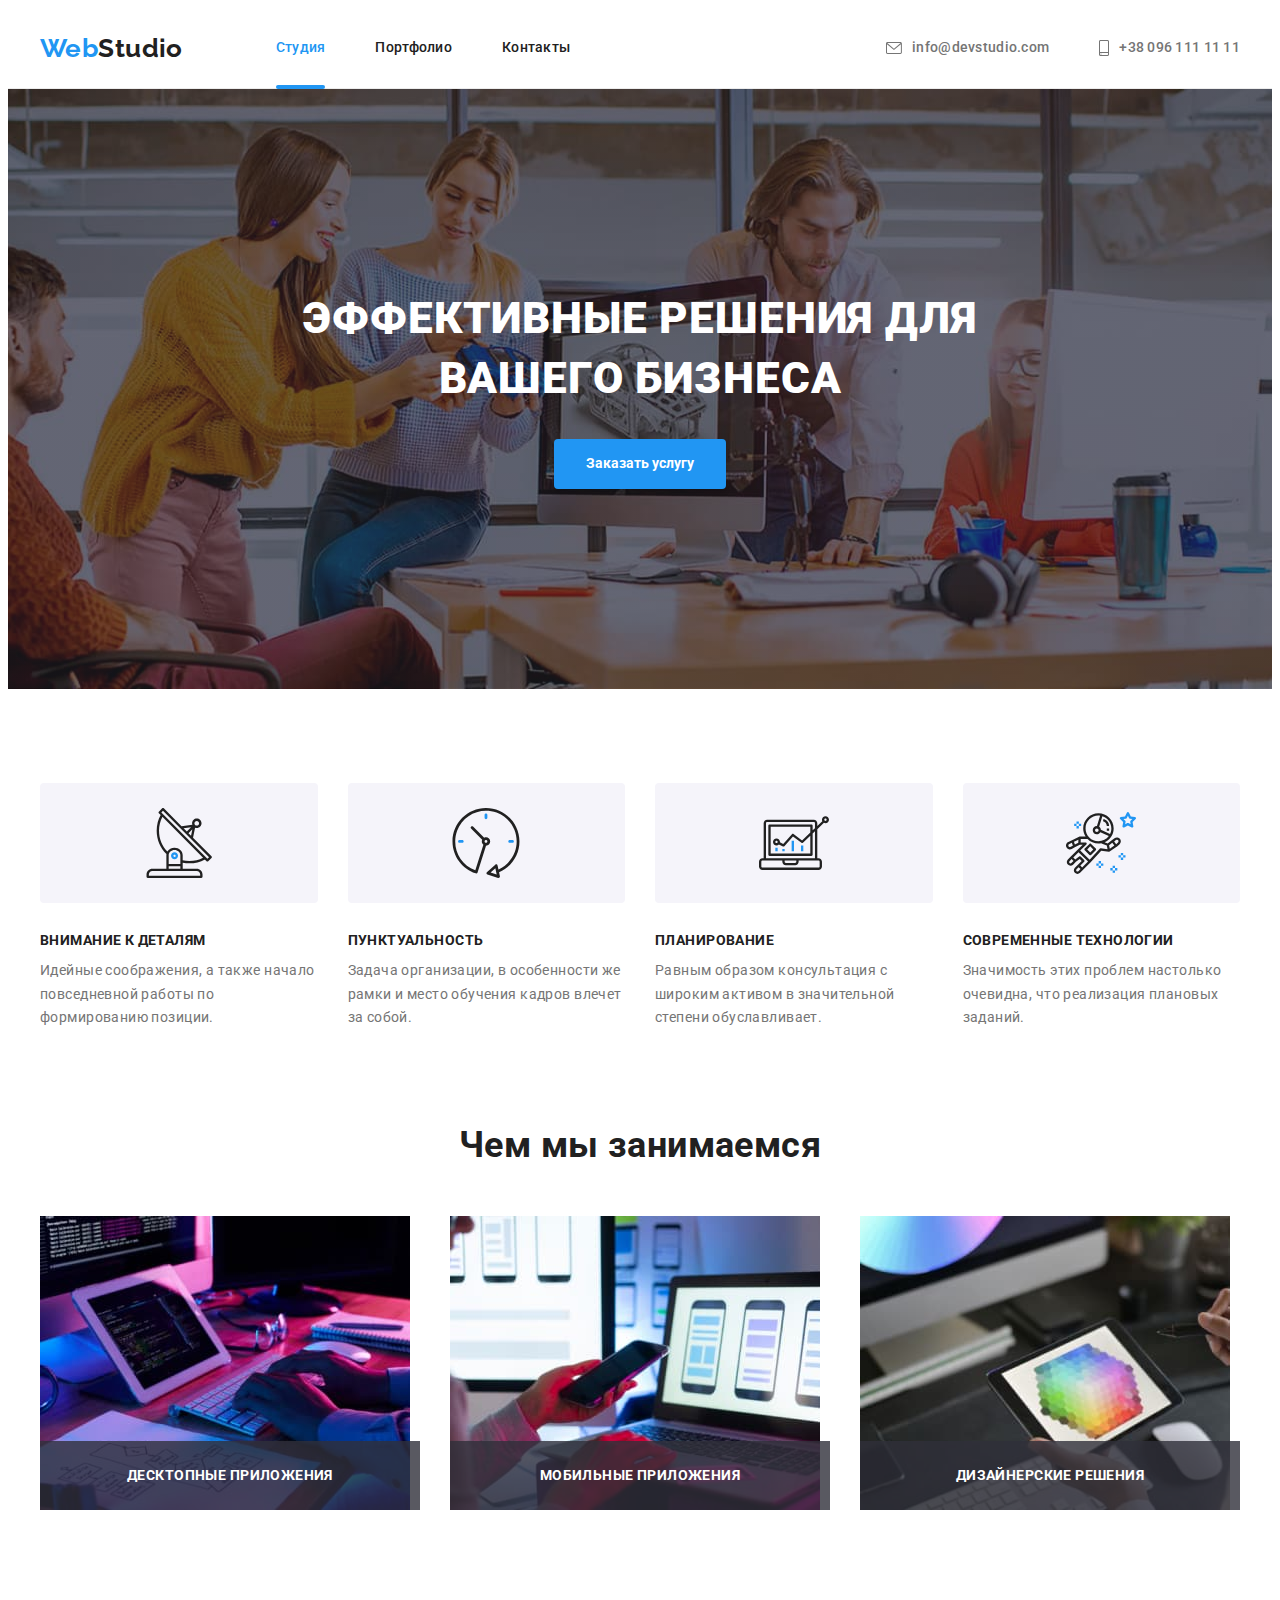
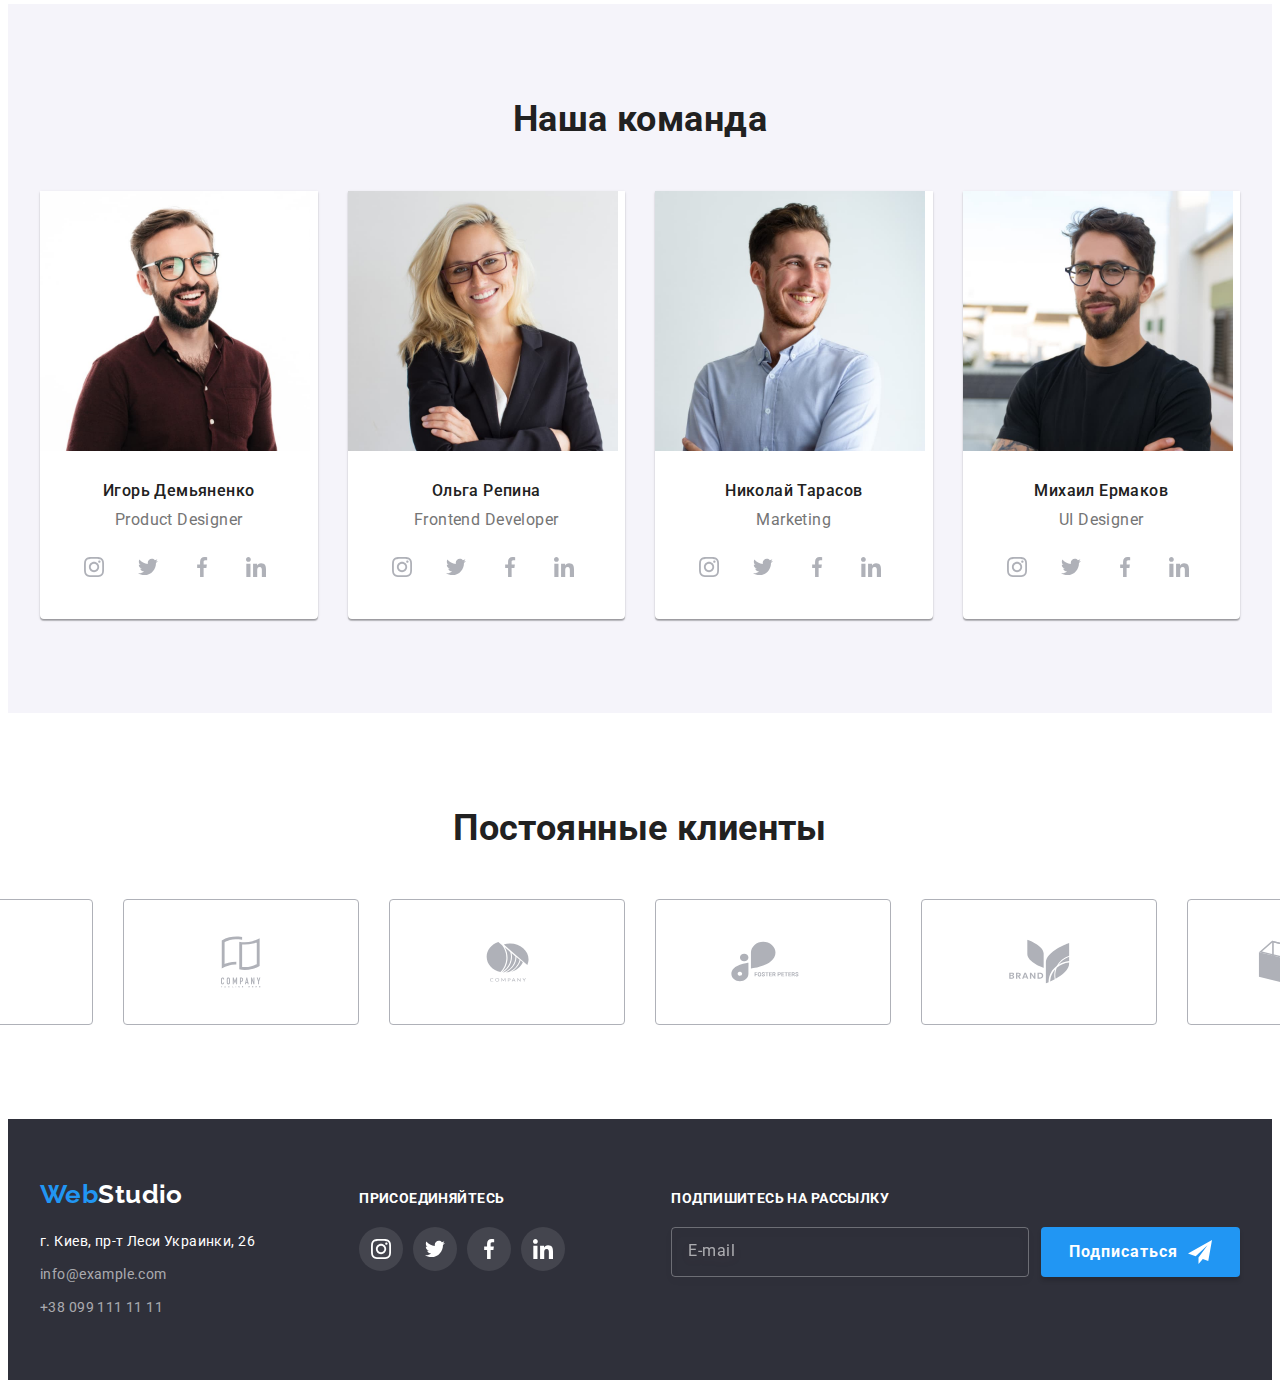
<file: index.html>
<!DOCTYPE html>
<html lang="ru">

<head>
    <meta charset="UTF-8">
    <meta http-equiv="X-UA-Compatible" content="IE=edge">
    <meta name="viewport" content="width=device-width, initial-scale=1.0">
    <title>Web Studio</title>
    <link rel="stylesheet" href="https://cdnjs.cloudflare.com/ajax/libs/modern-normalize/1.1.0/modern-normalize.min.css"
        integrity="sha512-wpPYUAdjBVSE4KJnH1VR1HeZfpl1ub8YT/NKx4PuQ5NmX2tKuGu6U/JRp5y+Y8XG2tV+wKQpNHVUX03MfMFn9Q=="
        crossorigin="anonymous" referrerpolicy="no-referrer" />
    <link rel="preconnect" href="https://fonts.gstatic.com">
    <link href="https://fonts.googleapis.com/css2?family=Raleway:wght@700&family=Roboto:wght@400;500;700;900&display=swap"
        rel="stylesheet">
    <link rel="stylesheet" href="./css/main.min.css">
</head>

<body>

    <header class="header">
        <div class="conteiner header__conteiner">
            <nav class="navigation">
                <a href="./index.html" lang="en" class="logo link"><span class="logo--color">Web</span>Studio</a>
                <ul class="menu list">
                    <li class="menu__item"><a href="./index.html" class="menu__link menu__link--active link">Студия</a></li>
                    <li class="menu__item"><a href="./portfolio.html" class="menu__link link">Портфолио</a></li>
                    <li class="menu__item"><a href="" class="menu__link link">Контакты</a></li>
                </ul>
            </nav>
            <ul class="contact list">
                <li class="contact__item">
                    <a href="mailto:info@devstudio.com" class="contact__link link">
                        <svg class="contact__icon" width="16" height="12">
                            <use href="./images/icons.svg#icon-envelope"></use>
                        </svg>
                    info@devstudio.com</a>
                </li>
                <li class="contact__item">
                    <a href="tel:+380961111111" class="contact__link link">
                        <svg class="contact__icon" width="10" height="16">
                            <use href="./images/icons.svg#icon-smartphone"></use>
                        </svg>
                    +38 096 111 11 11</a>
                </li>
            </ul>
        </div>
    </header>

    <main>

        <!--HERO-->
        <section class="hero">
            <div class="conteiner">
                <h1 class="hero__title">
                        Эффективные решения для вашего бизнеса
                </h1>
                <button type="button" class="hero__btn button" data-modal-open>Заказать услугу</button>
            </div>
        </section>

        <!--FEATURE-->
        <section class="feature section">
            <div class="conteiner">
                <h2 hidden>Особенности</h2>
                <ul class="feature-list list">
                    <li class="feature-list__item">
                        <div class="feature-list__icon--fon">
                            <svg class="feature-list__icon">
                                <use href="./images/icons.svg#icon-details"></use>
                            </svg>
                        </div>
                        <h3 class="feature-list__subtitle subtitle">Внимание к деталям</h3>
                        <p class="feature-list__text">Идейные соображения, а также начало повседневной работы по формированию позиции.</p>
                    </li>
                    <li class="feature-list__item">
                        <div class="feature-list__icon--fon">
                            <svg class="feature-list__icon">
                                <use href="./images/icons.svg#icon-clock"></use>
                            </svg>
                        </div>
                        <h3 class="feature-list__subtitle subtitle">Пунктуальность</h3>
                        <p class="feature-list__text">Задача организации, в особенности же рамки и место обучения кадров влечет за собой.</p>
                    </li>
                    <li class="feature-list__item">
                        <div class="feature-list__icon--fon">
                            <svg class="feature-list__icon">
                                <use href="./images/icons.svg#icon-diagram"></use>
                            </svg>
                        </div>
                        <h3 class="feature-list__subtitle subtitle">Планирование</h3>
                        <p class="feature-list__text">Равным образом консультация с широким активом в значительной степени обуславливает.</p>
                    </li>
                    <li class="feature-list__item">
                        <div class="feature-list__icon--fon">
                            <svg class="feature-list__icon">
                                <use href="./images/icons.svg#icon-astronaut"></use>
                            </svg>
                        </div>
                        <h3 class="feature-list__subtitle subtitle">Современные технологии</h3>
                        <p class="feature-list__text">Значимость этих проблем настолько очевидна, что реализация плановых заданий.</p>
                    </li>
                </ul>
            </div>
        </section>

        <!--PROJECT-->
        <section class="project section">
            <div class="conteiner">
                <h2 class="title">Чем мы занимаемся</h2>
                <ul class="project-list list">
                    <li class="project-list__item">
                        <img src="./images/project/project1.jpg" alt="Робота команды на ПК" width="370" height="294"
                            class="project-list__image">
                        <h3 class="project-list__subtitle subtitle">Десктопные приложения</h3>
                        </li>
                    <li class="project-list__item">
                        <img src="./images/project/project2.jpg" alt="Робота команды с телефоном" width="370" height="294"
                            class="project-list__image">
                        <h3 class="project-list__subtitle subtitle">Мобильные приложения</h3>
                    </li>
                    <li class="project-list__item">
                        <img src="./images/project/project3.jpg" alt="Робота команды на планшете" width="370" height="294"
                            class="project-list__image">
                        <h3 class="project-list__subtitle subtitle">Дизайнерские решения</h3>
                    </li>
                </ul>
            </div>
        </section>

        <!--TEAM-->
        <section class="team-section section">
            <div class="conteiner">
                <h2 class="title">Наша команда</h2>
                <ul class="list team-list">
                    <li class="team-list-item">
                        <img src="./images/team/igor-demyanenko.jpg" alt="Игорь Демьяненко" width="270" height="260" class="team-pic">
                        <div class="description-team">
                            <h3 class="team-subtitle text">Игорь Демьяненко</h3>
                            <p class="team-desc text" lang="en">Product Designer</p>
                            <ul class="social-list">
                                <li class="social-list__item">
                                    <a href="" class="social-list__link link">
                                        <svg class="social-list__icon" width="20" height="20">
                                            <use href="./images/icons.svg#icon-instagram"></use>
                                        </svg>
                                    </a>
                                </li>
                                <li class="social-list__item">
                                    <a href="" class="social-list__link link">
                                        <svg class="social-list__icon" width="20" height="20">
                                            <use href="./images/icons.svg#icon-twitter"></use>
                                        </svg>
                                    </a>
                                </li>
                                <li class="social-list__item">
                                    <a href="" class="social-list__link link">
                                        <svg class="social-list__icon" width="20" height="20">
                                            <use href="./images/icons.svg#icon-facebook"></use>
                                        </svg>
                                    </a>
                                </li>
                                <li class="social-list__item">
                                    <a href="" class="social-list__link link">
                                        <svg class="social-list__icon" width="20" height="20">
                                            <use href="./images/icons.svg#icon-linkedin"></use>
                                        </svg>
                                    </a>
                                </li>
                            </ul>
                        </div>
                    </li>
                    <li class="team-list-item">
                        <img src="./images/team/olga-repina.jpg" alt="Ольга Репина" width="270" height="260" class="team-pic">
                        <div class="description-team">
                            <h3 class="team-subtitle text">Ольга Репина</h3>
                            <p class="team-desc text" lang="en">Frontend Developer</p>
                            <ul class="social-list">
                                <li class="social-list__item">
                                    <a href="" class="social-list__link link">
                                        <svg class="social-list__icon" width="20" height="20">
                                            <use href="./images/icons.svg#icon-instagram"></use>
                                        </svg>
                                    </a>
                                </li>
                                <li class="social-list__item">
                                    <a href="" class="social-list__link link">
                                        <svg class="social-list__icon" width="20" height="20">
                                            <use href="./images/icons.svg#icon-twitter"></use>
                                        </svg>
                                    </a>
                                </li>
                                <li class="social-list__item">
                                    <a href="" class="social-list__link link">
                                        <svg class="social-list__icon" width="20" height="20">
                                            <use href="./images/icons.svg#icon-facebook"></use>
                                        </svg>
                                    </a>
                                </li>
                                <li class="social-list__item">
                                    <a href="" class="social-list__link link">
                                        <svg class="social-list__icon" width="20" height="20">
                                            <use href="./images/icons.svg#icon-linkedin"></use>
                                        </svg>
                                    </a>
                                </li>
                            </ul>
                        </div>
                    </li>
                    <li class="team-list-item">
                        <img src="./images/team/nikolay-tarasov.jpg" alt="Николай Тарасов" width="270" height="260" class="team-pic">
                            <div class="description-team">
                            <h3 class="team-subtitle text">Николай Тарасов</h3>
                            <p class="team-desc text" lang="en">Marketing</p>
                            <ul class="social-list">
                                <li class="social-list__item">
                                    <a href="" class="social-list__link link">
                                        <svg class="social-list__icon" width="20" height="20">
                                            <use href="./images/icons.svg#icon-instagram"></use>
                                        </svg>
                                    </a>
                                </li>
                                <li class="social-list__item">
                                    <a href="" class="social-list__link link">
                                        <svg class="social-list__icon" width="20" height="20">
                                            <use href="./images/icons.svg#icon-twitter"></use>
                                        </svg>
                                    </a>
                                </li>
                                <li class="social-list__item">
                                    <a href="" class="social-list__link link">
                                        <svg class="social-list__icon" width="20" height="20">
                                            <use href="./images/icons.svg#icon-facebook"></use>
                                        </svg>
                                    </a>
                                </li>
                                <li class="social-list__item">
                                    <a href="" class="social-list__link link">
                                        <svg class="social-list__icon" width="20" height="20">
                                            <use href="./images/icons.svg#icon-linkedin"></use>
                                        </svg>
                                    </a>
                                </li>
                            </ul>
                        </div>
                    </li>
                    <li class="team-list-item">
                        <img src="./images/team/mikhail-ermakov.jpg" alt="Михаил Ермаков" width="270" height="260" class="team-pic">
                        <div class="description-team">
                            <h3 class="team-subtitle text">Михаил Ермаков</h3>
                            <p class="team-desc text" lang="en">UI Designer</p>
                            <ul class="social-list">
                                <li class="social-list__item">
                                    <a href="" class="social-list__link link">
                                        <svg class="social-list__icon" width="20" height="20">
                                            <use href="./images/icons.svg#icon-instagram"></use>
                                        </svg>
                                    </a>
                                </li>
                                <li class="social-list__item">
                                    <a href="" class="social-list__link link">
                                        <svg class="social-list__icon" width="20" height="20">
                                            <use href="./images/icons.svg#icon-twitter"></use>
                                        </svg>
                                    </a>
                                </li>
                                <li class="social-list__item">
                                    <a href="" class="social-list__link link">
                                        <svg class="social-list__icon" width="20" height="20">
                                            <use href="./images/icons.svg#icon-facebook"></use>
                                        </svg>
                                    </a>
                                </li>
                                <li class="social-list__item">
                                    <a href="" class="social-list__link link">
                                        <svg class="social-list__icon" width="20" height="20">
                                            <use href="./images/icons.svg#icon-linkedin"></use>
                                        </svg>
                                    </a>
                                </li>
                            </ul>
                        </div>
                    </li>
                </ul>
            </div>
        </section>

        <!-- CLIENTS -->
        <section class="section">
            <div class="conteiner">
                <h2 class="title">Постоянные клиенты</h2>
                <ul class="client-list">
                    <li class="client-list-item">
                        <a href="" class="client-link  link">
                            <svg class="client-icon" width="41" height="47">
                                <use href="./images/icons.svg#icon-ya-co"></use>
                            </svg>
                        </a>
                    </li>
                    <li class="client-list-item">
                        <a href="" class="client-link  link">
                            <svg class="client-icon" width="40" height="52">
                                <use href="./images/icons.svg#icon-tagline-here"></use>
                            </svg>
                        </a>
                    </li>
                    <li class="client-list-item">
                        <a href="" class="client-link  link">
                            <svg class="client-icon" width="43" height="41">
                                <use href="./images/icons.svg#icon-company"></use>
                            </svg>
                        </a>
                    </li>
                    <li class="client-list-item">
                        <a href="" class="client-link  link">
                            <svg class="client-icon" width="84" height="41">
                                <use href="./images/icons.svg#icon-foster-peters"></use>
                            </svg>
                        </a>
                    </li>
                    <li class="client-list-item">
                        <a href="" class="client-link  link">
                            <svg class="client-icon" width="63" height="45">
                                <use href="./images/icons.svg#icon-brand"></use>
                            </svg>
                        </a>
                    </li>
                    <li class="client-list-item">
                        <a href="" class="client-link  link">
                            <svg class="client-icon" width="94" height="44">
                                <use href="./images/icons.svg#icon-tag-line"></use>
                            </svg>
                        </a>
                    </li>
                </ul>
            </div>
        </section>

    </main>

    <footer class="footer">
        <div class="conteiner">
            <div class="footer-content">
                <div class="address">
                    <a href="./index.html" lang="en" class="logo link logo-footer"><span class="logo--color">Web</span>Studio</a>
                    <address>
                        <ul class="list contact-blok">
                            <li class="contact-blok__item">
                                <a href="https://goo.gl/maps/mt1eh2ypVDNNx72d9" target="_blank" rel="noopener noreferrer"
                                    class="link contact-blok__link contact-blok__link--color">г. Киев, пр-т Леси Украинки, 26</a>
                            </li>
                            <li class="contact-blok__item">
                                <a href="mailto:info@example.com" class="link contact-blok__link">info@example.com</a>
                            </li>
                            <li class="contact-blok__item">
                                <a href="tel:+380991111111" class="link contact-blok__link">+38 099 111 11 11</a>
                            </li>
                        </ul>
                    </address>
                </div>
                <div class="social">
                    <h2 class="social__title subtitle">присоединяйтесь</h2>
                    <ul class="social-list">
                        <li class="social-list__item">
                            <a href="" class="social-list__link link">
                                <svg class="footer__social-icon--bg social-list__icon" width="20" height="20">
                                    <use href="./images/icons.svg#icon-instagram"></use>
                                </svg>
                            </a>
                        </li>
                        <li class="social-list__item">
                            <a href="" class="social-list__link link">
                                <svg class="footer__social-icon--bg social-list__icon" width="20" height="20">
                                    <use href="./images/icons.svg#icon-twitter"></use>
                                </svg>
                            </a>
                        </li>
                        <li class="social-list__item">
                            <a href="" class="social-list__link link">
                                <svg class="footer__social-icon--bg social-list__icon" width="20" height="20">
                                    <use href="./images/icons.svg#icon-facebook"></use>
                                </svg>
                            </a>
                        </li>
                        <li class="social-list__item">
                            <a href="" class="social-list__link link">
                                <svg class="footer__social-icon--bg social-list__icon" width="20" height="20">
                                    <use href="./images/icons.svg#icon-linkedin"></use>
                                </svg>
                            </a>
                        </li>
                    </ul>
                </div>
                <form class="subscription-form">
                    <p class="subscription-form__title subtitle">Подпишитесь на рассылку</p>
                    <div class="subscription-form__element">
                        <input type="email" name="user-subscription-mail" class="subscription-form__input" placeholder="E-mail" required>
                        <button type="submit" class="subscription-form__btn button">Подписаться
                            <svg class="subscription-form__icon" width="24" height="24">
                                <use href="./images/icons.svg#icon-icon-send"></use>
                            </svg>
                        </button>
                    </div>
                </form>
            </div>
        </div>
    </footer>

    <!-- MODAL -->
    <div class="backdrop is-hidden" data-modal>
        <div class="modal">
            <button type="button" class="close-btn" data-modal-close>
                <svg class="close-black" width="18" height="18">
                    <use href="./images/icons.svg#icon-close-black"></use>
                </svg>
            </button>
            <form class="modal-form">
                <p class="modal-form-title">Оставьте свои данные, мы вам перезвоним</p>
                <label class="modal-form-field">
                    Имя
                    <span class="modal-form-field-element">
                        <input type="text" name="user-name" class="modal-form-input" required>
                        <svg class="modal-form-icon" width="18" height="18">
                            <use href="./images/icons.svg#icon-person-black"></use>
                        </svg>
                    </span>
                </label>
                <label class="modal-form-field">
                    Телефон
                    <span class="modal-form-field-element">
                        <input type="tel" name="user-phone" class="modal-form-input" required>
                        <svg class="modal-form-icon" width="18" height="18">
                            <use href="./images/icons.svg#icon-phone-black"></use>
                        </svg>
                    </span>
                </label>
                <label class="modal-form-field">
                    Почта
                    <span class="modal-form-field-element">
                        <input type="email" name="user-mail" class="modal-form-input" required>
                        <svg class="modal-form-icon" width="18" height="18">
                            <use href="./images/icons.svg#icon-email-black"></use>
                        </svg>
                    </span>
                </label>
                <label class="modal-form-field">Комментарий
                    <textarea name="user-message" class="modal-form-message" placeholder="Введите текст"></textarea>
                </label>
                <input type="checkbox" class="modal-form-checkbox hidden" id="accept-policy">
                <label for="accept-policy" class="modal-form-checkbox-label">Соглашаюсь с рассылкой и принимаю &nbsp;<a href="" class="modal-form-checkbox-link">Условия договора</a></label>
                <button type="submit" class="modal-form-btn button">Отправить</button>
            </form>
        </div>
    </div>
    
    <script src="./js/modal.js"></script>
</body>
</html>
</file>
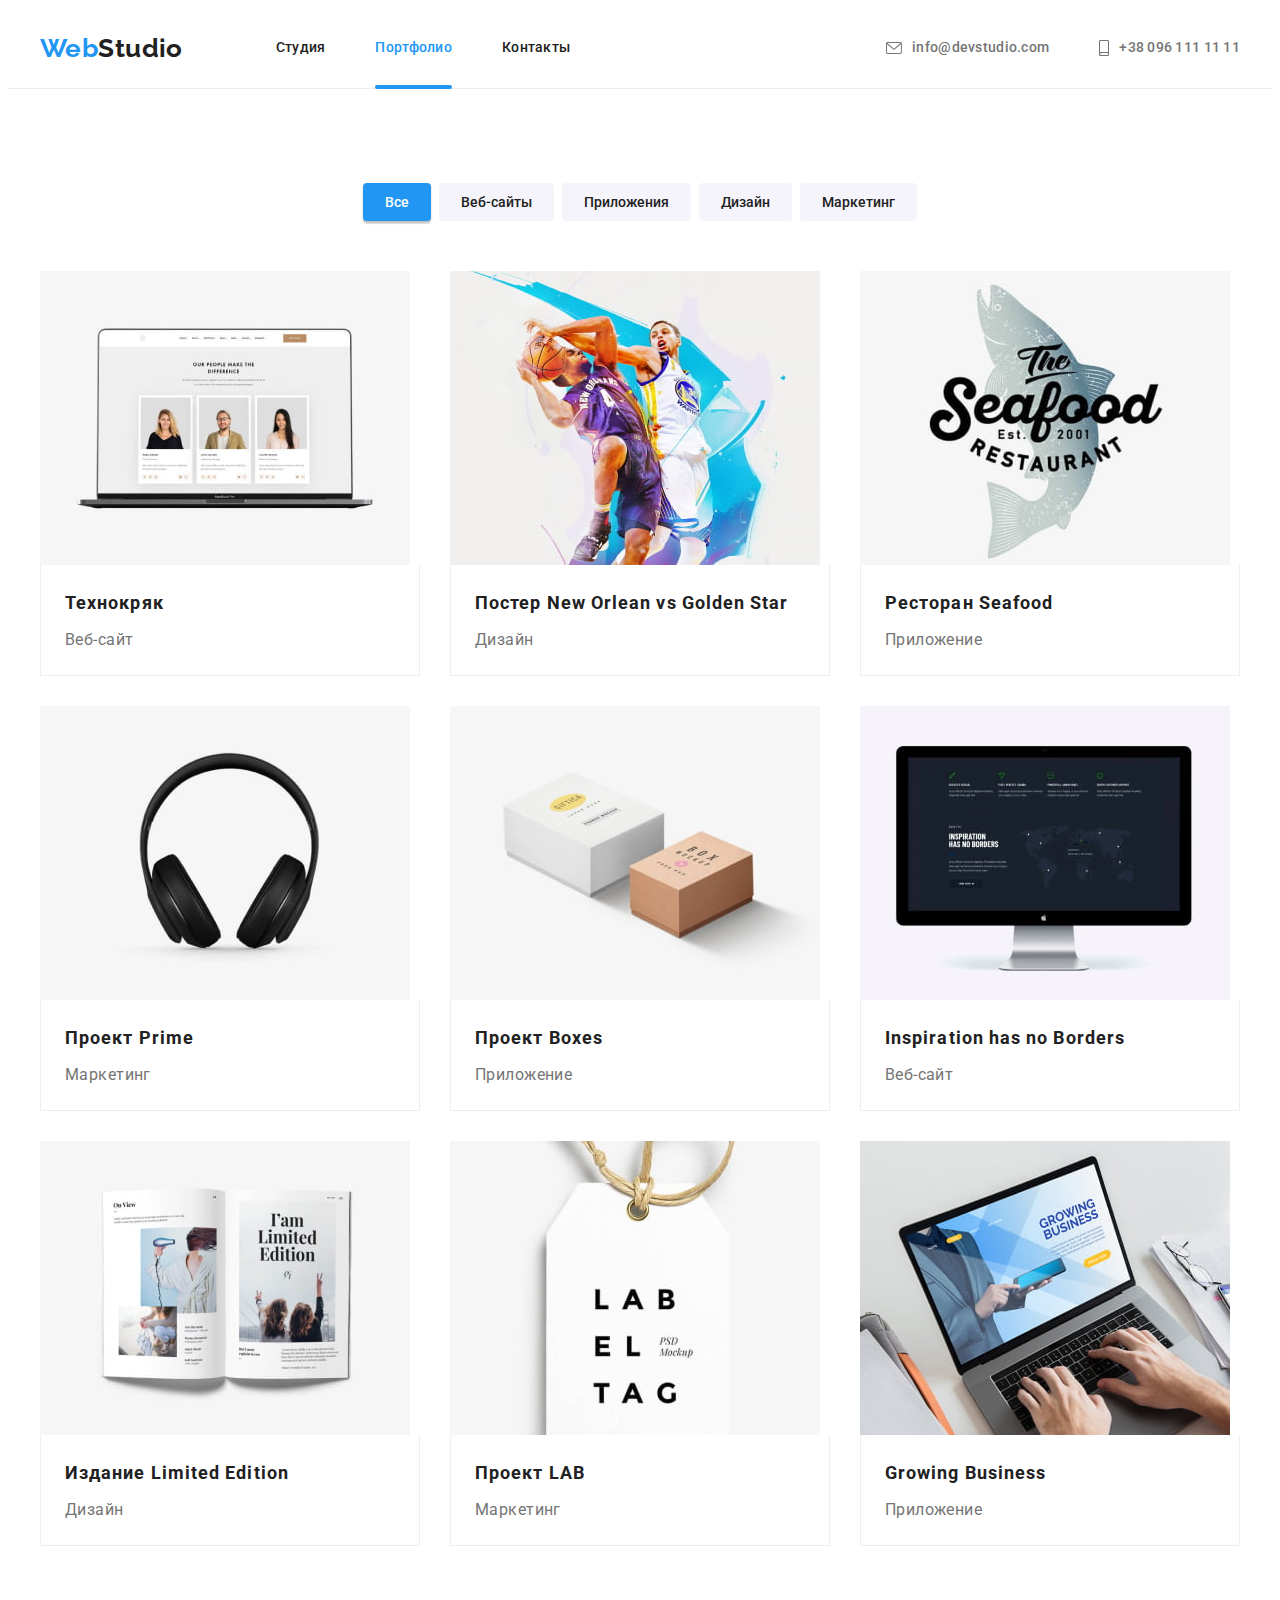
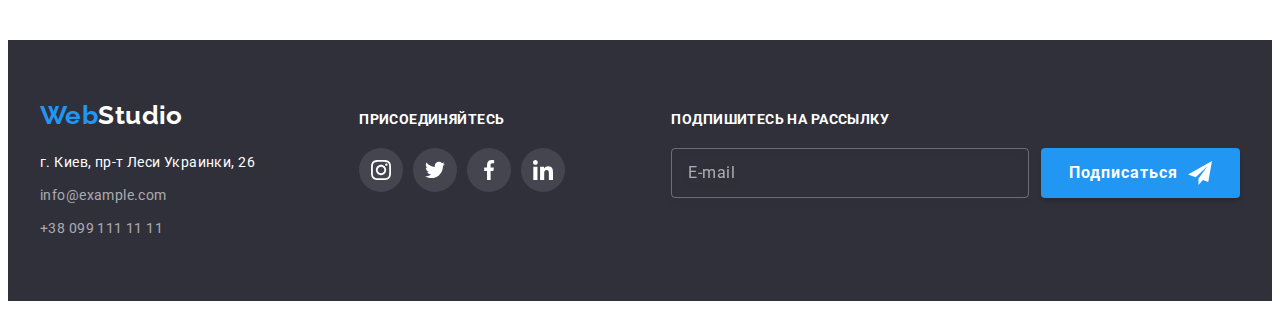
<file: portfolio.html>
<!DOCTYPE html>
<html lang="ru">

<head>
    <meta charset="UTF-8">
    <meta http-equiv="X-UA-Compatible" content="IE=edge">
    <meta name="viewport" content="width=device-width, initial-scale=1.0">
    <title>Портфолио</title>
    <link rel="stylesheet" href="https://cdnjs.cloudflare.com/ajax/libs/modern-normalize/1.1.0/modern-normalize.min.css"
        integrity="sha512-wpPYUAdjBVSE4KJnH1VR1HeZfpl1ub8YT/NKx4PuQ5NmX2tKuGu6U/JRp5y+Y8XG2tV+wKQpNHVUX03MfMFn9Q=="
        crossorigin="anonymous" referrerpolicy="no-referrer" />
    <link rel="preconnect" href="https://fonts.gstatic.com">
    <link
        href="https://fonts.googleapis.com/css2?family=Raleway:wght@700&family=Roboto:wght@400;500;700;900&display=swap"
        rel="stylesheet">
    <link rel="stylesheet" href="./css/main.min.css">
</head>

<body>
    <header class="header">
        <div class="conteiner header__conteiner">
            <nav class="navigation">
                <a href="./index.html" lang="en" class="logo link"><span class="logo--color">Web</span>Studio</a>
                <ul class="menu list">
                    <li class="menu__item"><a href="./index.html" class="menu__link link">Студия</a></li>
                    <li class="menu__item"><a href="./portfolio.html" class="menu__link menu__link--active link">Портфолио</a></li>
                    <li class="menu__item"><a href="" class="menu__link link">Контакты</a></li>
                </ul>
            </nav>
            <ul class="contact list">
                <li class="contact__item">
                    <a href="mailto:info@devstudio.com" class="contact__link link">
                        <svg class="contact__icon" width="16" height="12">
                            <use href="./images/icons.svg#icon-envelope"></use>
                        </svg>
                        info@devstudio.com</a>
                </li>
                <li class="contact__item">
                    <a href="tel:+380961111111" class="contact__link link">
                        <svg class="contact__icon" width="10" height="16">
                            <use href="./images/icons.svg#icon-smartphone"></use>
                        </svg>
                        +38 096 111 11 11</a>
                </li>
            </ul>
        </div>
    </header>

    <main>
        <section class="portfolio-section">
        <div class="conteiner section">
            <h1 hidden>Портфолио</h1>
            <!--Filters-->
                <h2 hidden>Фильтер</h2>
                <ul class="list filter-list">
                    <li class="filter-list-item">
                        <button type="button" class="filter-btn button filter-btn--active">Все</button>
                    </li>
                    <li class="filter-list-item">
                        <button type="button" class="filter-btn button">Веб-сайты</button>
                    </li>
                    <li class="filter-list-item">
                        <button type="button" class="filter-btn button">Приложения</button>
                    </li>
                    <li class="filter-list-item">
                        <button type="button" class="filter-btn button">Дизайн</button>
                    </li>
                    <li class="filter-list-item">
                        <button type="button" class="filter-btn button">Маркетинг</button>
                    </li>
                </ul>
            
                <!--Gallery-->
                <h2 hidden>Галерея портфолио</h2>
                <ul class="list gallery-list">
                    <li class="gallery-list-item">
                        <a href="" class="gallery-link link">
                            <div class="card">
                                <img src="./images/portfolio/tehno.jpg" alt="Ноутбук с веб-страницей технокряк" width="370" height="294">
                                    <p class="overlay">
                                        Технокряк это современная площадка распространения коронавируса. Компании используют эту платформу для цифрового
                                        шпионажа и атак на защищённые сервера конкурентов.
                                    </p>
                            </div>
                            <div class="description">
                                <h3 class="gallery-subtitle">Технокряк</h3>
                                <p class="gallery-desc">Веб-сайт</p>
                            </div>
                        </a>
                    </li>
                    <li class="gallery-list-item">
                        <a href="" class="gallery-link link">
                            <div class="card">
                                <img src="./images/portfolio/poster.jpg" alt="Двое баскетболистов играют в мяч" width="370"
                                    height="294">
                                    <p class="overlay">
                                        Технокряк это современная площадка распространения коронавируса. Компании используют эту платформу для цифрового
                                        шпионажа и атак на защищённые сервера конкурентов.
                                    </p>
                            </div>
                            <div class="description">
                                <h3 class="gallery-subtitle">Постер New Orlean vs Golden Star</h3>
                                <p class="gallery-desc">Дизайн</p>
                            </div>
                        </a>
                    </li>
                    <li class="gallery-list-item">
                        <a href="" class="gallery-link link">
                            <div class="card">
                                <img src="./images/portfolio/seafood.jpg" alt="Логотип ресторана Seafood" width="370" height="294">
                                    <p class="overlay">
                                        Технокряк это современная площадка распространения коронавируса. Компании используют эту платформу для цифрового
                                        шпионажа и атак на защищённые сервера конкурентов.
                                    </p>
                            </div>
                            <div class="description">
                                    <h3 class="gallery-subtitle">Ресторан Seafood</h3>
                                    <p class="gallery-desc">Приложение</p>
                            </div>
                        </a>
                    </li>
                    <li class="gallery-list-item">
                        <a href="" class="gallery-link link">
                            <div class="card">
                                <img src="./images/portfolio/prime.jpg" alt="Черные наушники" width="370" height="294">
                                    <p class="overlay">
                                        Технокряк это современная площадка распространения коронавируса. Компании используют эту платформу для цифрового
                                        шпионажа и атак на защищённые сервера конкурентов.
                                    </p>
                            </div>
                            <div class="description">
                                <h3 class="gallery-subtitle">Проект Prime</h3>
                                <p class="gallery-desc">Маркетинг</p>
                            </div>
                        </a>
                    </li>
                    <li class="gallery-list-item">
                        <a href="" class="gallery-link link">
                            <div class="card">
                                <img src="./images/portfolio/boxes.jpg" alt="Две коробки" width="370" height="294">
                                    <p class="overlay">
                                        Технокряк это современная площадка распространения коронавируса. Компании используют эту платформу для цифрового
                                        шпионажа и атак на защищённые сервера конкурентов.
                                    </p>
                            </div>
                            <div class="description">
                                    <h3 class="gallery-subtitle">Проект Boxes</h3>
                                    <p class="gallery-desc">Приложение</p>
                            </div>
                        </a>
                    </li>
                    <li class="gallery-list-item">
                        <a href="" class="gallery-link link">
                            <div class="card">
                                <img src="./images/portfolio/inspiration-borders.jpg" alt="Монитор с изображением веб-сайта" width="370"
                                height="294">
                                    <p class="overlay">
                                        Технокряк это современная площадка распространения коронавируса. Компании используют эту платформу для цифрового
                                        шпионажа и атак на защищённые сервера конкурентов.
                                    </p>
                            </div>
                            <div class="description">
                                    <h3 class="gallery-subtitle" lang="en">Inspiration has no Borders</h3>
                                    <p class="gallery-desc">Веб-сайт</p>
                            </div>
                        </a>
                    </li>
                    <li class="gallery-list-item">
                        <a href="" class="gallery-link link">
                            <div class="card">
                                <img src="./images/portfolio/edition-limited.jpg" alt="Журнал" width="370" height="294">
                                    <p class="overlay">
                                        Технокряк это современная площадка распространения коронавируса. Компании используют эту платформу для цифрового
                                        шпионажа и атак на защищённые сервера конкурентов.
                                    </p>
                            </div>
                            <div class="description">
                                    <h3 class="gallery-subtitle">Издание Limited Edition</h3>
                                    <p class="gallery-desc">Дизайн</p>
                            </div>
                        </a>
                    </li>
                    <li class="gallery-list-item">
                        <a href="" class="gallery-link link">
                            <div class="card">
                                <img src="./images/portfolio/lab.jpg" alt="Логотип компании LAB" width="370" height="294">
                                    <p class="overlay">
                                        Технокряк это современная площадка распространения коронавируса. Компании используют эту платформу для цифрового
                                        шпионажа и атак на защищённые сервера конкурентов.
                                    </p>
                            </div>
                            <div class="description">
                                    <h3 class="gallery-subtitle">Проект LAB</h3>
                                    <p class="gallery-desc">Маркетинг</p>
                            </div>
                        </a>
                    </li>
                    <li class="gallery-list-item">
                        <a href="" class="gallery-link link">
                            <div class="card">
                                <img src="./images/portfolio/growing-business.jpg"
                                alt="Ноутбук с изображением приложения компании Growing Business" width="370" height="294">
                                    <p class="overlay">
                                        Технокряк это современная площадка распространения коронавируса. Компании используют эту платформу для цифрового
                                        шпионажа и атак на защищённые сервера конкурентов.
                                    </p>
                            </div>
                            <div class="description">
                                    <h3 class="gallery-subtitle" lang="en">Growing Business</h3>
                                    <p class="gallery-desc">Приложение</p>
                            </div>
                        </a>
                    </li>
                </ul>
        </div>
        </section>
    </main>

    <footer class="footer">
        <div class="conteiner">
            <div class="footer-content">
                <div class="address">
                    <a href="./index.html" lang="en" class="logo link logo-footer"><span
                            class="logo--color">Web</span>Studio</a>
                    <address>
                        <ul class="list contact-blok">
                            <li class="contact-blok__item">
                                <a href="https://goo.gl/maps/mt1eh2ypVDNNx72d9" target="_blank" rel="noopener noreferrer"
                                    class="link contact-blok__link contact-blok__link--color">г. Киев, пр-т Леси Украинки,
                                    26</a>
                            </li>
                            <li class="contact-blok__item">
                                <a href="mailto:info@example.com" class="link contact-blok__link">info@example.com</a>
                            </li>
                            <li class="contact-blok__item">
                                <a href="tel:+380991111111" class="link contact-blok__link">+38 099 111 11 11</a>
                            </li>
                        </ul>
                    </address>
                </div>
                <div class="social">
                    <h2 class="social__title subtitle">присоединяйтесь</h2>
                    <ul class="social-list">
                        <li class="social-list__item">
                            <a href="" class="social-list__link link">
                                <svg class="footer__social-icon--bg social-list__icon" width="20" height="20">
                                    <use href="./images/icons.svg#icon-instagram"></use>
                                </svg>
                            </a>
                        </li>
                        <li class="social-list__item">
                            <a href="" class="social-list__link link">
                                <svg class="footer__social-icon--bg social-list__icon" width="20" height="20">
                                    <use href="./images/icons.svg#icon-twitter"></use>
                                </svg>
                            </a>
                        </li>
                        <li class="social-list__item">
                            <a href="" class="social-list__link link">
                                <svg class="footer__social-icon--bg social-list__icon" width="20" height="20">
                                    <use href="./images/icons.svg#icon-facebook"></use>
                                </svg>
                            </a>
                        </li>
                        <li class="social-list__item">
                            <a href="" class="social-list__link link">
                                <svg class="footer__social-icon--bg social-list__icon" width="20" height="20">
                                    <use href="./images/icons.svg#icon-linkedin"></use>
                                </svg>
                            </a>
                        </li>
                    </ul>
                </div>
                <form class="subscription-form">
                    <p class="subscription-form__title subtitle">Подпишитесь на рассылку</p>
                    <div class="subscription-form__element">
                        <input type="email" name="user-subscription-mail" class="subscription-form__input"
                            placeholder="E-mail" required>
                        <button type="submit" class="subscription-form__btn button">Подписаться
                            <svg class="subscription-form__icon" width="24" height="24">
                                <use href="./images/icons.svg#icon-icon-send"></use>
                            </svg>
                        </button>
                    </div>
                </form>
            </div>
        </div>
    </footer>

</body>

</html>
</file>
<file: css/main.min.css>
:root{--accent-color: #2196f3;--accent-background: #2f303a;--secondary-background: #f5f4fa;--button-color: #188ce8;--text-color: #212121;--secondary-text-color: #757575;--accessary-color: #ffffff;--icon-color: #afb1b8;--bg-icon: rgba(255, 255, 255, 0.1);--main-font: 'Roboto', sans-serif;--secondary-font: 'Raleway', sans-serif;--box-shadow-main: 0px 4px 4px rgba(0, 0, 0, 0.15);--box-shadow-filter: 0px 3px 1px rgba(0, 0, 0, 0.1), 0px 1px 2px rgba(0, 0, 0, 0.08),
    0px 2px 2px rgba(0, 0, 0, 0.12);--box-shadow-card: 0px 1px 3px rgba(0, 0, 0, 0.12), 0px 1px 1px rgba(0, 0, 0, 0.14),
    0px 2px 1px rgba(0, 0, 0, 0.2);--box-shadow-gallery: 0px 1px 1px rgba(0, 0, 0, 0.12), 0px 4px 4px rgba(0, 0, 0, 0.06),
    1px 4px 6px rgba(0, 0, 0, 0.16);--set-gap: 30px;--function-transition: cubic-bezier(0.4, 0, 0.2, 1)}.hidden{position:absolute;width:1px;height:1px;margin:-1px;border:0;padding:0;clip:rect(0 0 0 0);overflow:hidden}.modal-form-input,.modal-form-message{width:100%;height:40px;border:1px solid rgba(33,33,33,0.2);box-sizing:border-box;border-radius:4px;transform:border 250ms var(--function-transition)}h1,h2,h3,h4,h5,h6,p{margin-top:0;margin-bottom:0}ul,ol{list-style:none;padding-left:0;margin:0}img{display:block;max-width:100%;height:auto}address{font-style:inherit}.link{text-decoration:none;color:inherit}.button{border:none;background:transparent;color:inherit;font-family:inherit;cursor:pointer;font-size:16px;border-radius:4px}body{font-family:var(--main-font);font-weight:400;font-size:14px;color:var(--text-color);letter-spacing:0.03em}.section{padding-top:94px;padding-bottom:94px}.conteiner{width:1200px;padding-right:15px;padding-left:15px;margin-right:auto;margin-left:auto}.logo{font-size:26px;font-weight:700;line-height:1.19;margin-right:93px;font-family:var(--secondary-font);color:var(--text-color)}.logo--color{color:var(--accent-color)}.title{font-size:36px;font-weight:700;line-height:1.17;margin-bottom:50px;text-align:center}.subtitle{font-size:14px;font-weight:700;line-height:1.14;text-transform:uppercase}.social-list{display:flex}.social-list__item:not(:last-child){margin-right:10px}.social-list__link{display:flex;justify-content:center;align-items:center;width:44px;height:44px;background-color:var(--accessary-color);border-radius:50%;transition:background-color 250ms var(--function-transition)}.social-list__link:hover,.social-list__link:focus{background-color:var(--accent-color)}.social-list__icon{fill:var(--icon-color);transition:fill 250ms var(--function-transition)}.social-list__link:hover .social-list__icon,.social-list__link:focus .social-list__icon{fill:var(--accessary-color)}.filter-list{display:flex;justify-content:center;margin-bottom:50px}.filter-list-item:not(:last-child){margin-right:8px}.filter-btn{font-size:14px;font-weight:500;line-height:1.86;padding:6px 22px;background-color:var(--secondary-background);font-family:var(--main-font);text-align:center;color:var(--text-color);transition-property:color, background-color, box-shadow;transition-duration:250ms;transition-timing-function:var(--function-transition)}.filter-btn--active,.filter-btn:focus,.filter-btn:hover{color:var(--accessary-color);background-color:var(--accent-color);box-shadow:var(--box-shadow-filter)}.backdrop{position:fixed;top:0;left:0;width:100vw;height:100vh;background-color:rgba(0,0,0,0.2);opacity:1;transition:opacity 250ms var(--function-transition)}.is-hidden{opacity:0;visibility:hidden;pointer-events:none}.modal{position:absolute;top:50%;left:50%;transform:translate(-50%, -50%) scale(1);width:528px;height:581px;transition:transform 250ms var(--function-transition);background-color:#ffffff;box-shadow:0px 1px 3px rgba(0,0,0,0.12),0px 1px 1px rgba(0,0,0,0.14),0px 2px 1px rgba(0,0,0,0.2);border-radius:4px;padding:40px}.backdrop.is-hidden .modal{transform:translate(-50%, -50%) scale(0.1)}.close-btn{position:absolute;top:8px;right:8px;width:30px;height:30px;padding:0;display:flex;justify-content:center;align-items:center;border-radius:50%;border:1px solid rgba(0,0,0,0.1);background:transparent;cursor:pointer;transform:fill 250ms var(--function-transition)}.close-btn:hover,.close-btn:focus{fill:var(--accent-color)}.modal-form{display:flex;flex-direction:column}.modal-form-title{font-size:20px;font-weight:700;line-height:1.15;margin-bottom:12px;text-align:center;color:var(--text-color)}.modal-form-field{margin-bottom:10px;font-size:12px;line-height:1.17;letter-spacing:0.01em;color:var(--secondary-text-color)}.modal-form-field-element{position:relative;display:block;margin-top:4px}.modal-form-icon{position:absolute;top:50%;left:12px;transform:translateY(-50%)}.modal-form-input:focus+.modal-form-icon,.modal-form-input:hover+.modal-form-icon{fill:var(--accent-color)}.modal-form-input{padding-left:42px}.modal-form-input:hover,.modal-form-input:focus{cursor:pointer;outline:none;border:1px solid var(--accent-color)}.modal-form-message{height:120px;padding:12px 16px;resize:none}.modal-form-message:hover,.modal-form-message:focus{cursor:pointer;outline:none;border:1px solid var(--accent-color)}.modal-form-message::placeholder{font-size:12px;line-height:1.17;letter-spacing:0.01em;color:rgba(117,117,117,0.5)}.modal-form-checkbox-label{display:flex;align-items:center;justify-content:center;margin-bottom:var(--set-gap);line-height:1.71;text-align:center;color:var(--secondary-text-color)}.modal-form-checkbox-label::before{content:'';display:block;margin-right:9px;width:16px;height:16px;border:2px solid #000000;border-radius:2px;cursor:pointer}.modal-form-checkbox:checked+.modal-form-checkbox-label::before{background-image:url(../images/icons/icon-check.svg);background-color:var(--accent-color);background-size:contain;background-position:center;background-repeat:no-repeat;background-origin:border-box;border-color:transparent}.modal-form-checkbox:focus+.modal-form-checkbox-label::before{border:2px solid var(--accent-color)}.modal-form-checkbox-link{color:var(--accent-color)}.modal-form-btn{font-weight:700;font-size:16px;line-height:1.88;margin:0 auto;padding:10px 56px;letter-spacing:0.06em;color:var(--accessary-color);background-color:var(--accent-color);box-shadow:0px 4px 4px rgba(0,0,0,0.15);transform:background-color 250ms var(--function-transition)}.modal-form-btn:hover,.modal-form-btn:focus{background-color:var(--button-color)}.header{border-bottom:1px solid #ececec}.header__conteiner,.navigation{display:flex;align-items:center}.menu{display:flex}.menu__item:not(:last-child),.contact__item:not(:last-child){margin-right:50px}.menu__link,.contact__link{font-size:14px;font-weight:500;line-height:1.14;display:block;padding-top:32px;padding-bottom:32px;letter-spacing:0.02em}.menu__link{color:var(--text-color);transition:color 250ms var(--function-transition)}.menu__link:hover,.menu__link:focus{color:var(--accent-color)}.contact{display:flex;margin-left:auto}.contact__link{color:var(--secondary-text-color);display:flex;align-items:center;transition:color 250ms var(--function-transition)}.contact__link:hover,.contact__link:focus{color:var(--accent-color)}.contact__icon{fill:currentColor;margin-right:10px}.menu__link--active{position:relative;color:var(--accent-color)}.menu__link--active::after{content:'';position:absolute;bottom:-1px;display:block;width:100%;height:4px;background:var(--accent-color);border-radius:2px}.hero{background-image:linear-gradient(rgba(47,48,58,0.4), rgba(47,48,58,0.4)),url(../images/hero/hero.jpg);background-repeat:no-repeat;background-position:center;background-size:cover;max-width:1600px;padding:200px 0;margin:0 auto;background-color:var(--accent-background);text-align:center;letter-spacing:0.06em}.hero .conteiner{max-width:696px}.hero__title{font-size:44px;font-weight:900;line-height:1.36;margin-bottom:var(--set-gap);text-transform:uppercase;color:var(--accessary-color)}.hero__btn{font-size:14px;font-weight:700;line-height:2.14;padding:10px 32px;font-family:var(--main-font);color:var(--accessary-color);background-color:var(--accent-color);box-shadow:var(--box-shadow-main);transition:background-color 250ms var(--function-transition)}.hero__btn:hover,.hero__btn:focus{background-color:var(--button-color)}.feature-list{display:flex;flex-wrap:wrap;margin-right:calc(-1 * var(--set-gap));margin-bottom:calc(-1 * var(--set-gap))}.feature-list__item{flex-basis:calc(100% / 4 - var(--set-gap));margin-right:var(--set-gap);margin-bottom:var(--set-gap)}.feature-list__icon--fon{display:flex;justify-content:center;align-items:center;margin-bottom:var(--set-gap);background-color:var(--secondary-background);border-radius:4px;padding:25px 0px}.feature-list__icon{display:block;width:70px;height:70px}.feature-list__subtitle{margin-bottom:10px}.feature-list__text{line-height:1.71;color:var(--secondary-text-color)}.project{padding-top:0}.project-list{display:flex;flex-wrap:wrap;margin-right:calc(-1 * var(--set-gap));margin-bottom:calc(-1 * var(--set-gap))}.project-list__item{flex-basis:calc(100% / 3 - var(--set-gap));margin-right:var(--set-gap);margin-bottom:var(--set-gap);position:relative}.project-list__subtitle{position:absolute;left:0;bottom:0;width:100%;padding-top:27px;padding-bottom:27px;background-color:rgba(47,48,58,0.8);text-align:center;color:var(--accessary-color)}.team-section{background-color:var(--secondary-background)}.team-list{display:flex;flex-wrap:wrap;margin-right:calc(-1 * var(--set-gap));margin-bottom:calc(-1 * var(--set-gap))}.team-list-item{flex-basis:calc(100% / 4 - var(--set-gap));margin-right:var(--set-gap);margin-bottom:var(--set-gap);background-color:var(--accessary-color);box-shadow:var(--box-shadow-card);border-radius:0px 0px 4px 4px}.description-team{padding:30px 32px}.text{font-size:16px;font-weight:400;line-height:1.19;text-align:center}.team-subtitle{margin-bottom:10px;font-weight:500}.team-desc{margin-bottom:16px;color:var(--secondary-text-color)}.client-list{display:flex;justify-content:center}.client-link{display:flex;justify-content:center;align-items:center;width:170px;height:92px;padding:16px 32px;border:1px solid var(--icon-color);border-radius:4px;transition:border 250ms var(--function-transition)}.client-link:hover,.client-link:focus{border:1px solid var(--accent-color)}.client-list-item:not(:last-child){margin-right:var(--set-gap)}.client-icon{fill:var(--icon-color);transition:fill 250ms var(--function-transition)}.client-link:hover .client-icon,.client-link:focus .client-icon{fill:var(--accent-color)}.footer{background-color:var(--accent-background);padding-top:60px;padding-bottom:60px}.footer-content{display:flex;align-items:baseline;justify-content:space-between}.address{margin-right:70px}.logo-footer{display:block;margin-bottom:20px;color:var(--accessary-color)}.contact-blok__item:not(:last-child){margin-bottom:9px}.contact-blok__link{line-height:1.71;color:rgba(255,255,255,0.6);transition:color 250ms var(--function-transition)}.contact-blok__link--color{color:var(--accessary-color)}.contact-blok__link:hover,.contact-blok__link:focus{color:var(--accessary-color)}.social{margin-right:93px}.social__title,.subscription-form__title{margin-bottom:20px;color:var(--accessary-color)}.social-list__link{background-color:var(--bg-icon)}.footer__social-icon--bg{fill:var(--accessary-color)}.subscription-form__input{width:358px;height:50px;padding-left:16px;margin-right:12px;background-color:transparent;color:var(--accessary-color);border:1px solid rgba(255,255,255,0.3);box-sizing:border-box;filter:drop-shadow(0px 4px 4px rgba(117,45,45,0.15));border-radius:4px;transition:border 250ms var(--function-transition)}.subscription-form__input::placeholder{font-size:16px;font-weight:400;line-height:1.25;color:rgba(255,255,255,0.6);font-family:Roboto;letter-spacing:0.03em}.subscription-form__input:focus{outline:none;border-color:var(--accent-color)}.subscription-form__btn{font-size:16px;font-weight:700;line-height:1.88;display:flex;align-items:center;text-align:center;margin:0;padding:10px 28px;letter-spacing:0.06em;color:var(--accessary-color);background-color:var(--accent-color);box-shadow:var(--box-shadow-main);transition:background-color 250ms var(--function-transition)}.subscription-form__btn:hover,.subscription-form__btn:focus{background-color:var(--button-color)}.subscription-form__icon{margin-left:10px}.subscription-form__element{display:flex;align-items:center}.gallery-list{display:flex;flex-wrap:wrap;margin-right:calc(-1 * var(--set-gap));margin-bottom:calc(-1 * var(--set-gap))}.gallery-list-item{flex-basis:calc(100% / 3 - var(--set-gap));margin-right:var(--set-gap);margin-bottom:var(--set-gap)}.gallery-subtitle{font-size:18px;font-weight:700;line-height:2;margin-bottom:4px;letter-spacing:0.06em;color:var(--text-color)}.gallery-desc{font-size:16px;font-weight:400;line-height:1.88;color:var(--secondary-text-color)}.description{padding:20px 24px;background-color:var(--accessary-color);border-right:1px solid #eeeeee;border-bottom:1px solid #eeeeee;border-left:1px solid #eeeeee}.gallery-link{display:block}.gallery-link:hover,.gallery-link:focus{background-color:var(--accessary-color);box-shadow:var(--box-shadow-gallery);transition:backgroud-color 250ms var(--function-transition),box-shadow 250ms var(--function-transition)}.card{position:relative;overflow:hidden}.overlay{font-size:18px;font-weight:400;line-height:1.56;position:absolute;top:0;left:0;transform:translateY(100%);opacity:0;transition:transform 250ms var(--function-transition),opacity 250ms var(--function-transition);width:100%;height:100%;padding:63px 24px;color:var(--accessary-color);background-color:rgba(33,150,243,0.9)}.gallery-link:hover .overlay,.gallery-link:focus .overlay{transform:translateY(0);opacity:1}
/*# sourceMappingURL=main.min.css.map */
</file>
